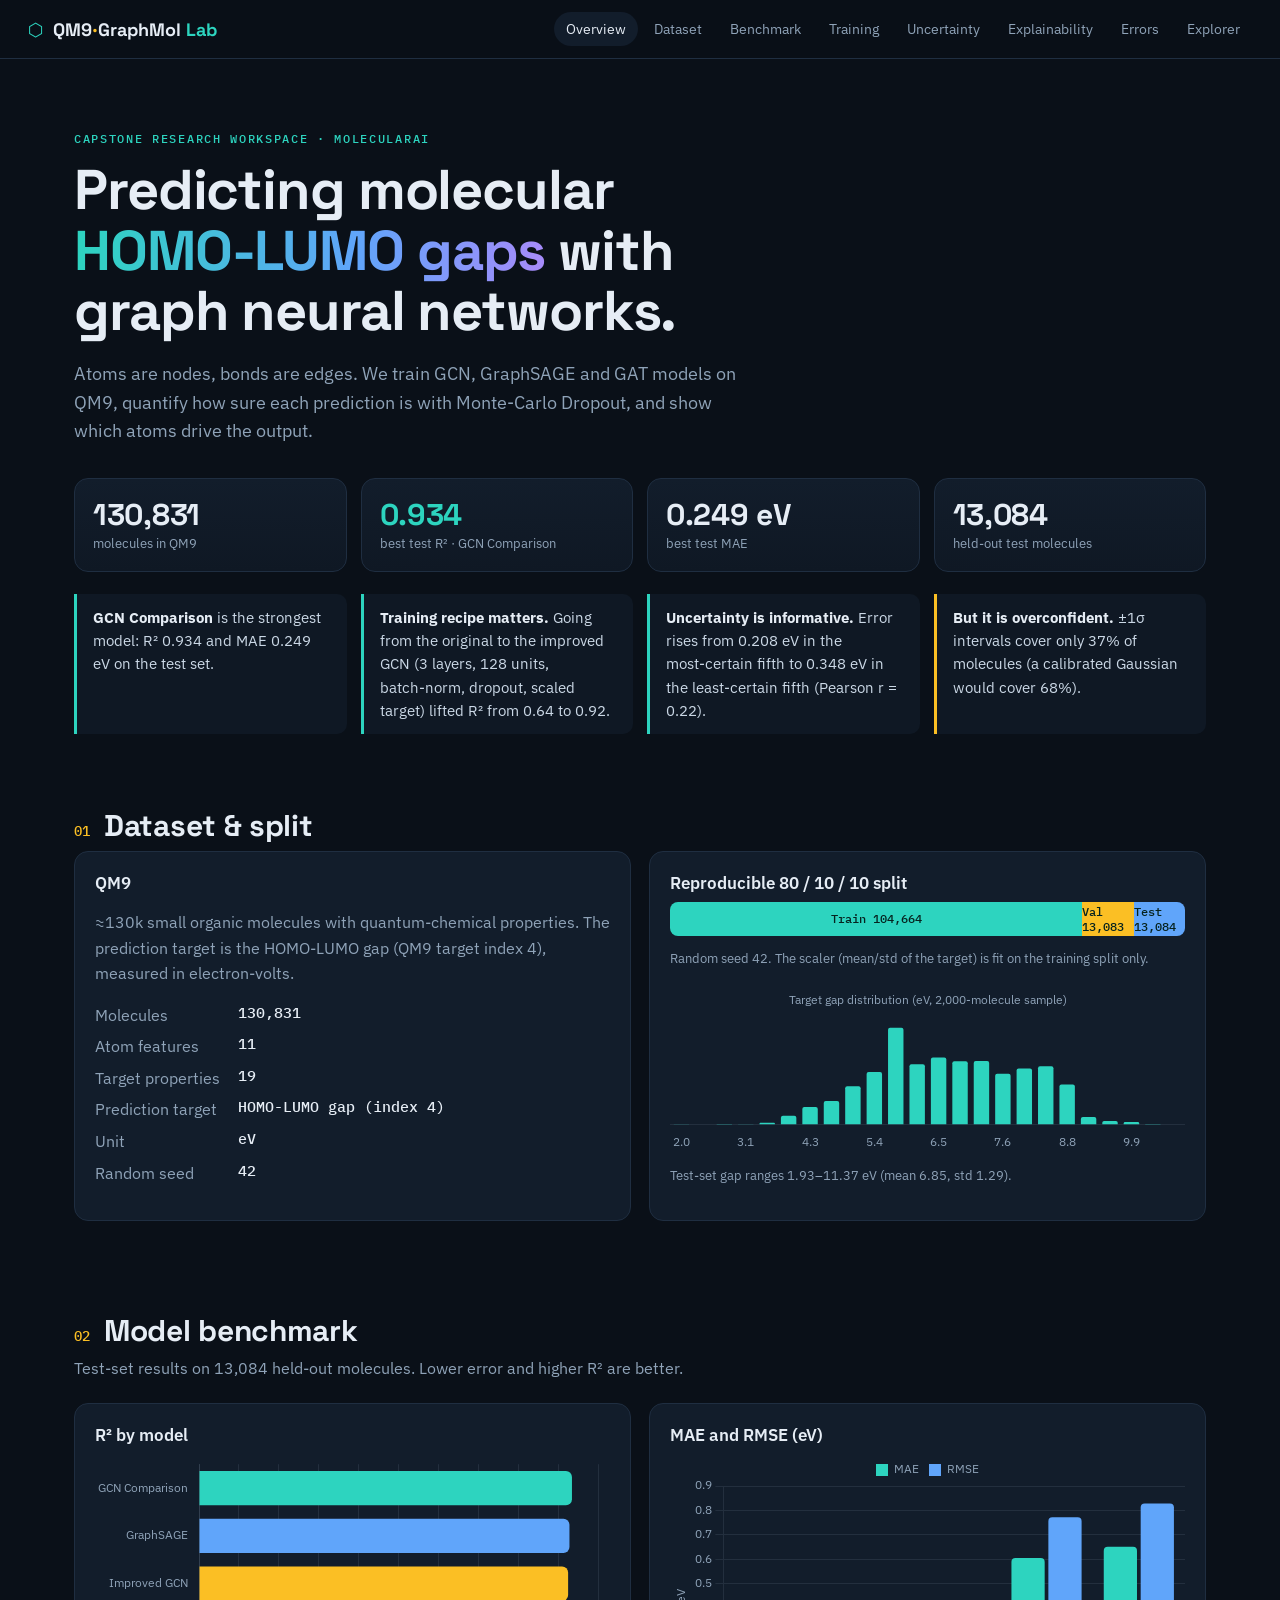
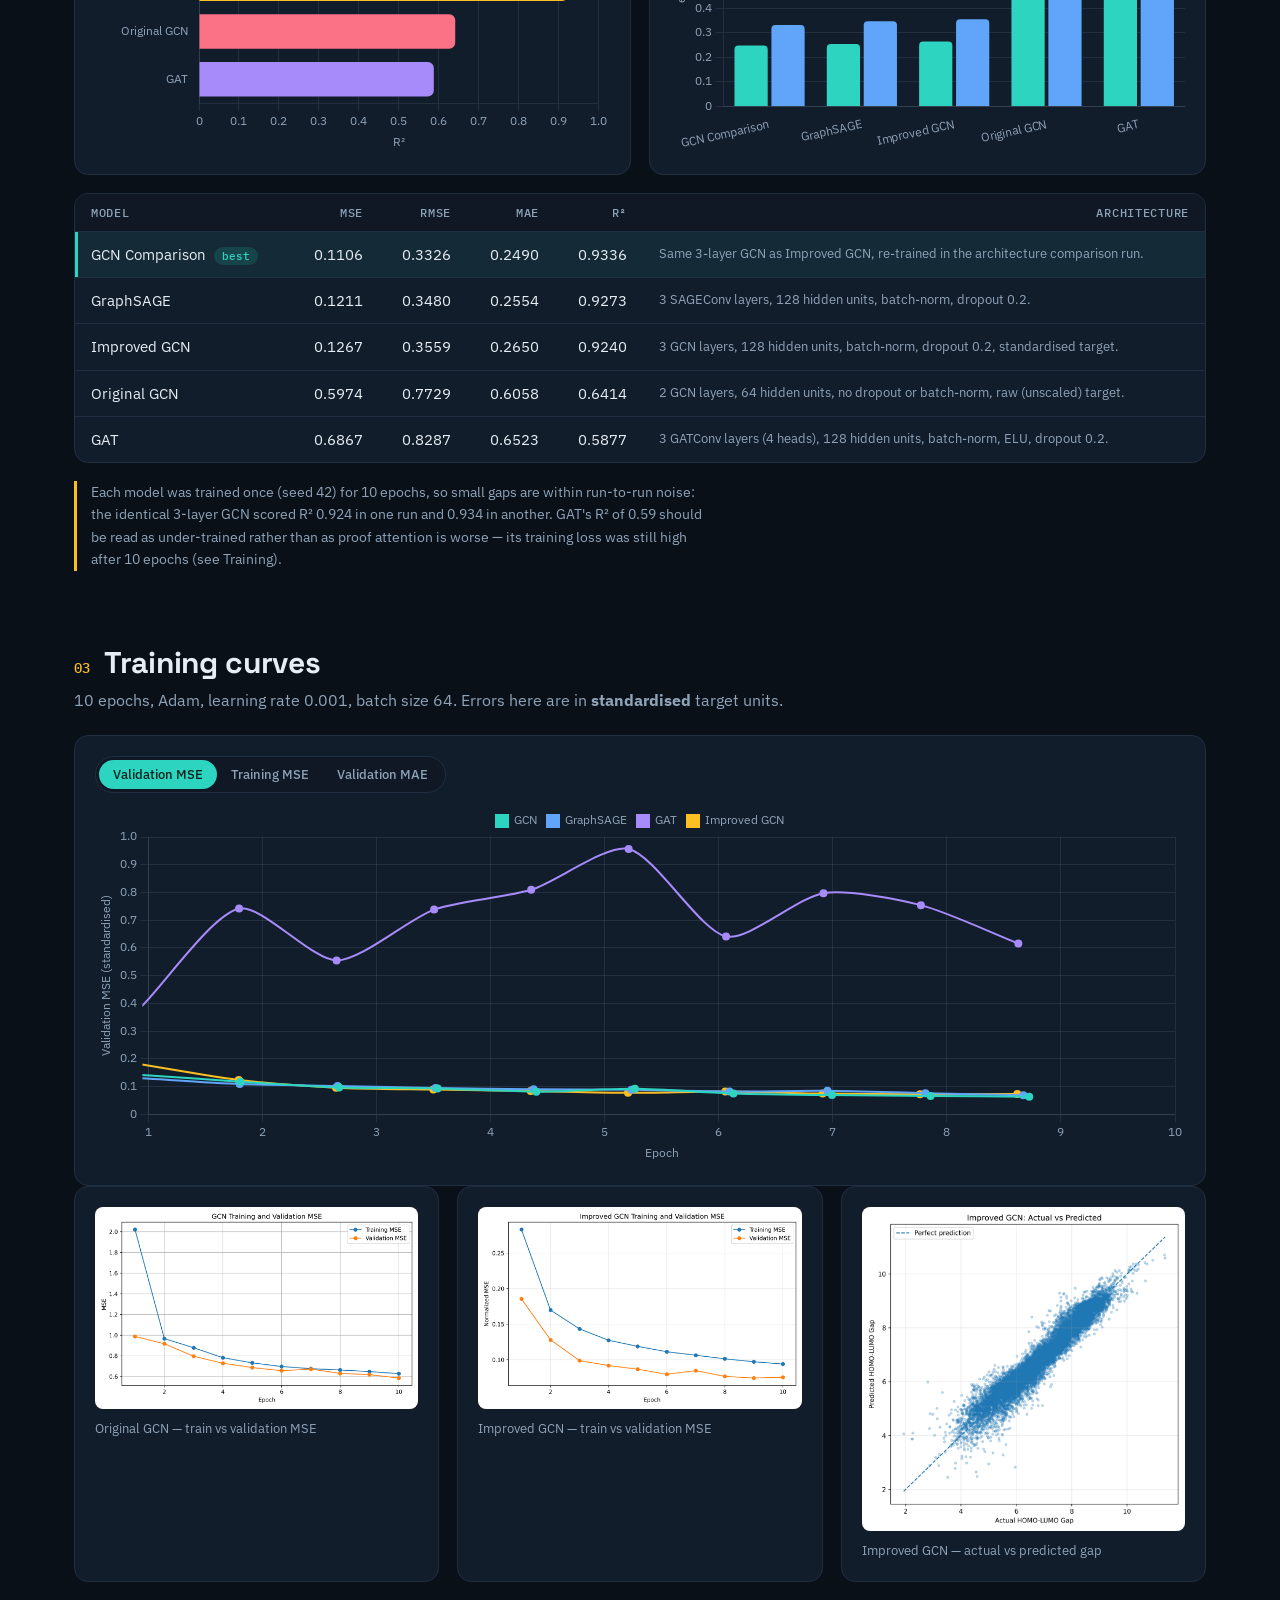
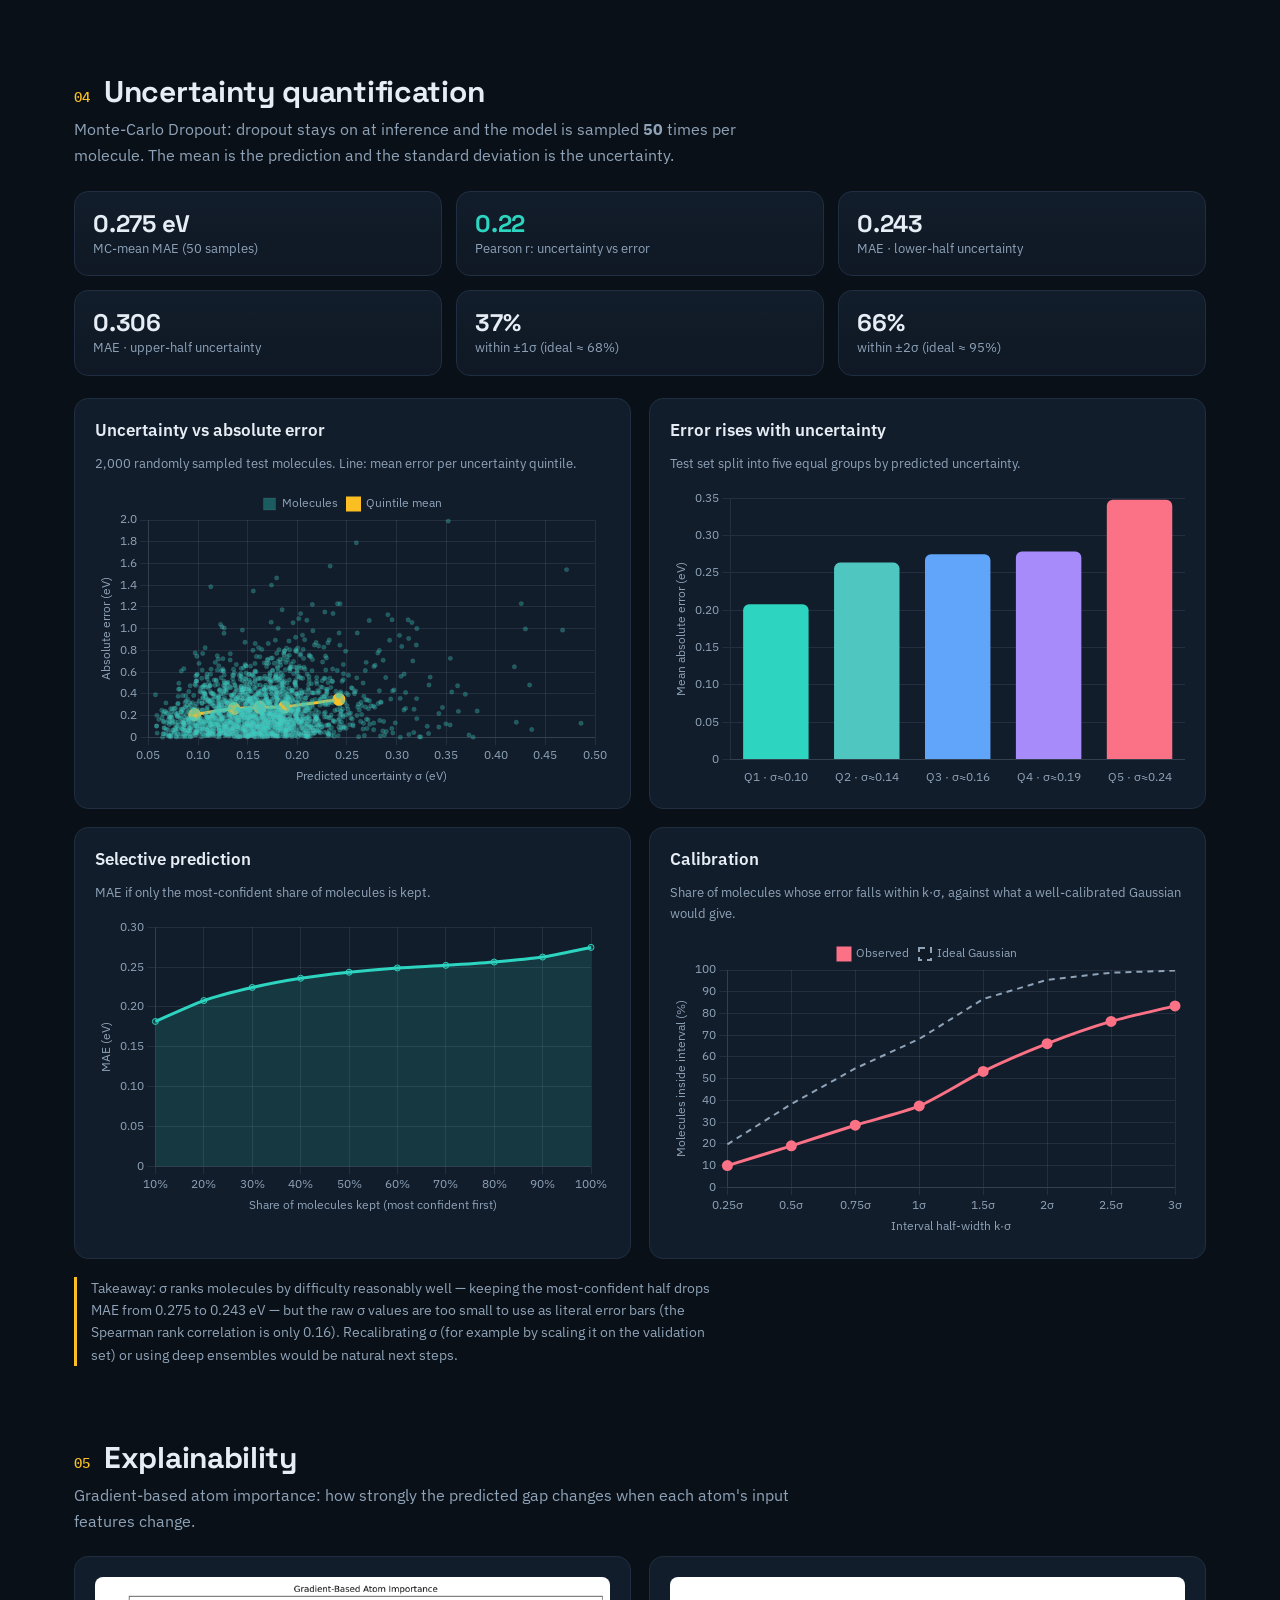
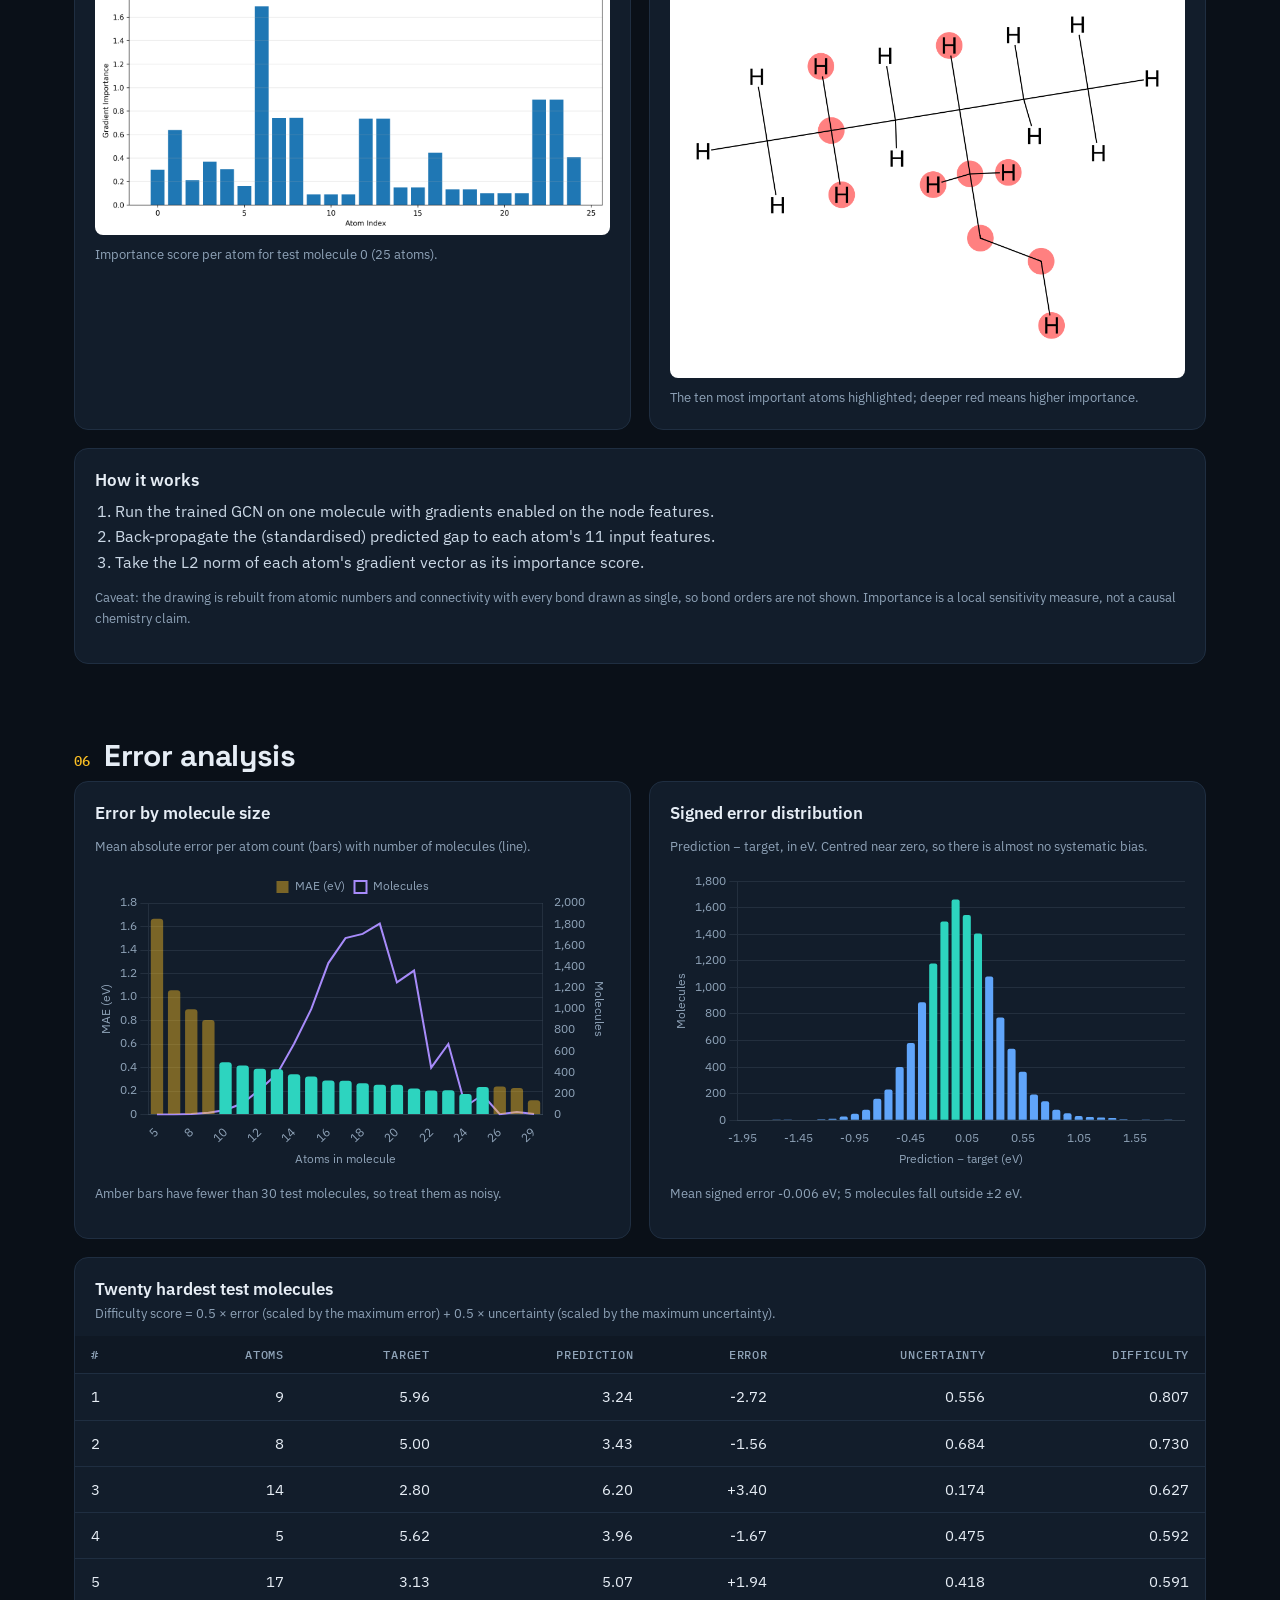
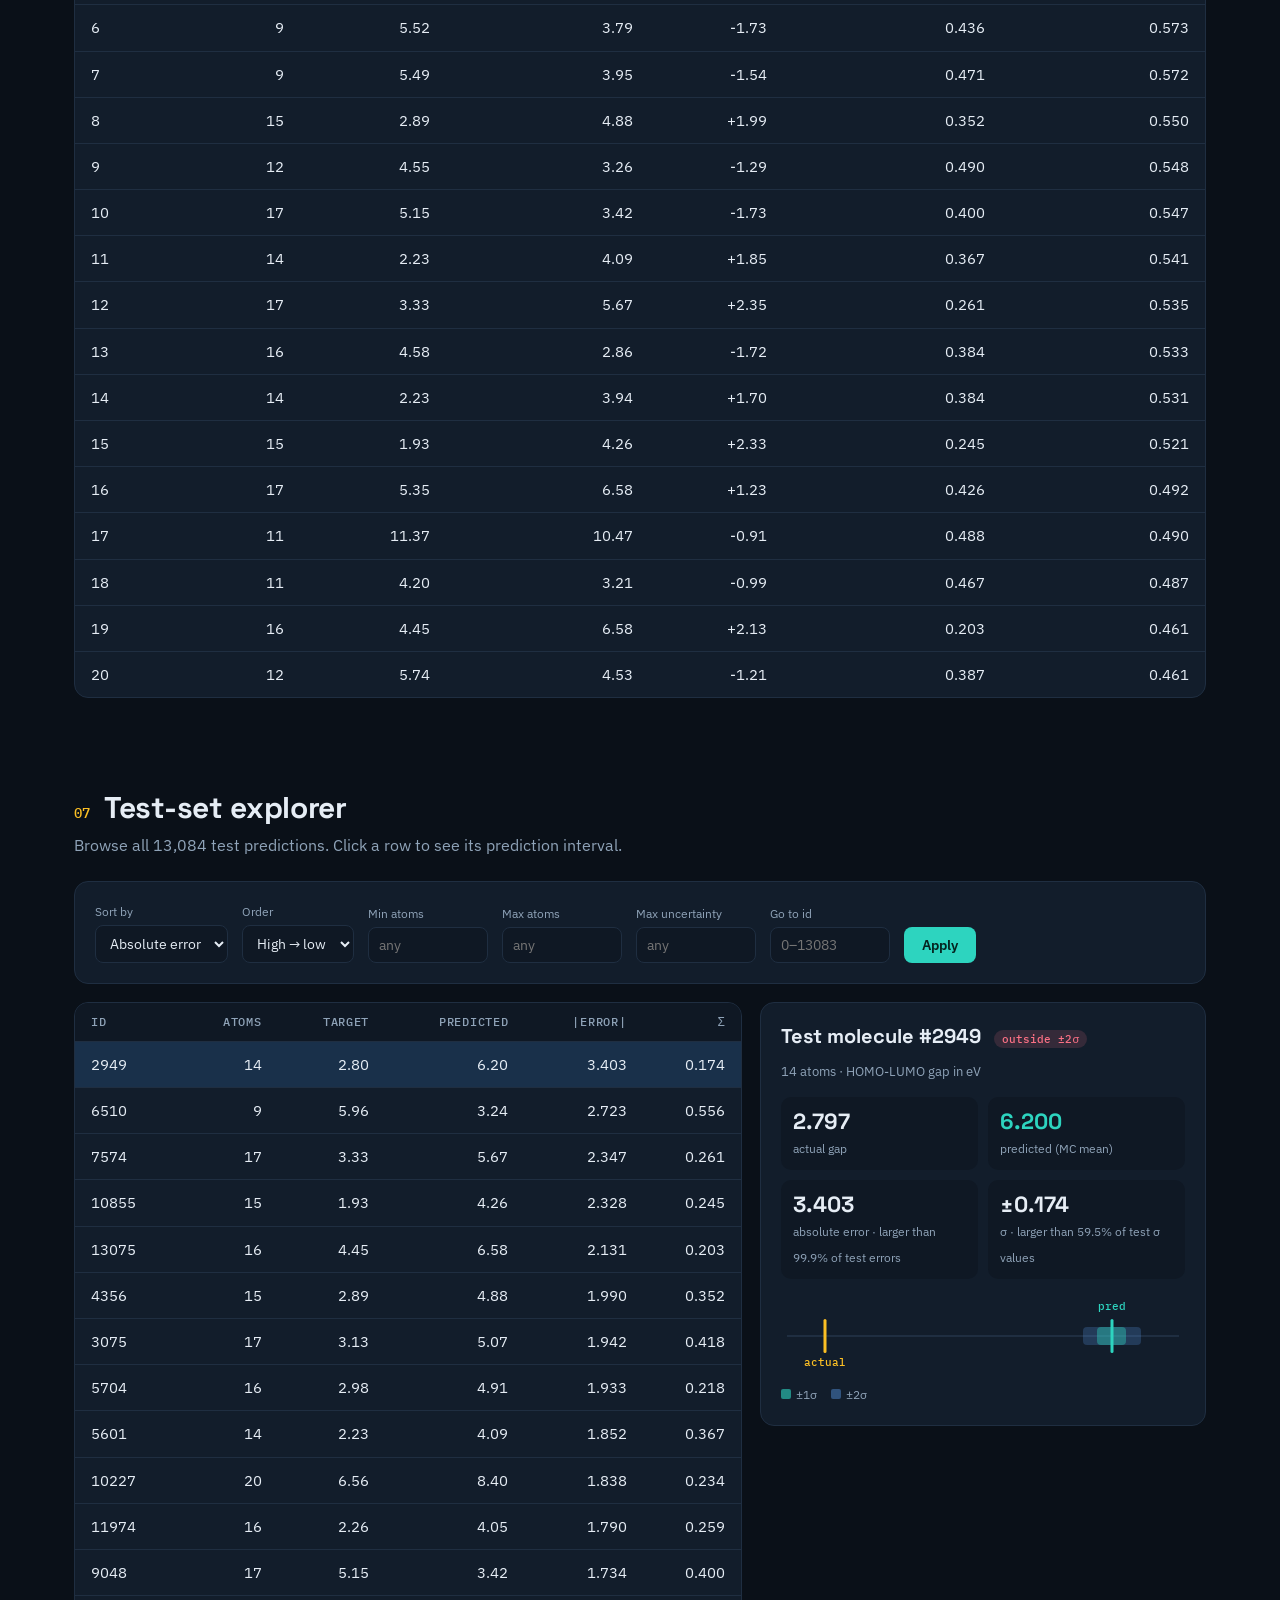
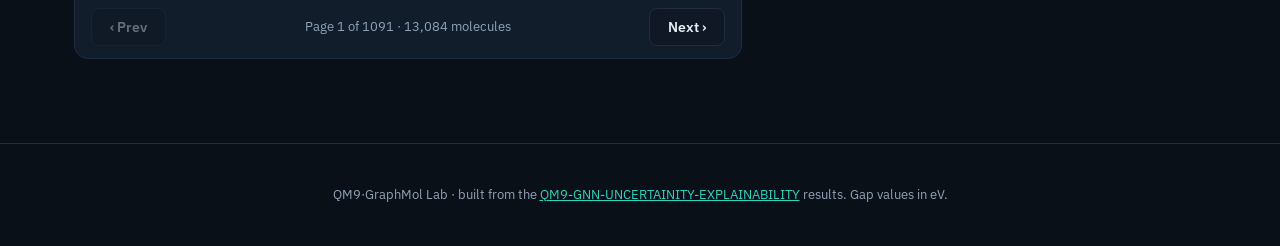
<file: docs/index.html>
<!doctype html>
<html lang="en">
<head>
  <meta charset="utf-8">
  <meta name="viewport" content="width=device-width, initial-scale=1">
  <title>QM9·GraphMol Lab — MolecularAI</title>
  <meta name="description" content="QM9 graph neural network research, uncertainty, and explainability workspace.">
  <link rel="preconnect" href="https://fonts.googleapis.com">
  <link rel="preconnect" href="https://fonts.gstatic.com" crossorigin>
  <link href="https://fonts.googleapis.com/css2?family=IBM+Plex+Mono:wght@400;500&family=IBM+Plex+Sans:wght@400;500;600&family=Space+Grotesk:wght@500;700&display=swap" rel="stylesheet">
  <link rel="icon" href="data:image/svg+xml,%3Csvg xmlns='http://www.w3.org/2000/svg' viewBox='0 0 32 32'%3E%3Crect width='32' height='32' rx='8' fill='%230a1018'/%3E%3Ctext x='16' y='23' font-size='20' text-anchor='middle' fill='%232dd4bf'%3E%E2%AC%A1%3C/text%3E%3C/svg%3E">
  <link rel="stylesheet" href="css/style.css">
</head>
<body>
  <header class="nav">
    <a class="brand" href="#overview"><span class="brand-mark">⬡</span> QM9<span class="dot">·</span>GraphMol <em>Lab</em></a>
    <nav>
      <a href="#overview">Overview</a>
      <a href="#dataset">Dataset</a>
      <a href="#benchmark">Benchmark</a>
      <a href="#training">Training</a>
      <a href="#uncertainty">Uncertainty</a>
      <a href="#explainability">Explainability</a>
      <a href="#errors">Errors</a>
      <a href="#explorer">Explorer</a>
    </nav>
  </header>

  <main>
    <!-- OVERVIEW -->
    <section id="overview" class="hero">
      <p class="eyebrow">Capstone research workspace · MolecularAI</p>
      <h1>Predicting molecular <span class="grad">HOMO‑LUMO gaps</span> with graph neural networks.</h1>
      <p class="lede">Atoms are nodes, bonds are edges. We train GCN, GraphSAGE and GAT models on QM9, quantify how
        sure each prediction is with Monte‑Carlo Dropout, and show which atoms drive the output.</p>
      <div class="kpis" id="kpis"><div class="skeleton"></div></div>
      <div class="findings" id="findings"></div>
    </section>

    <!-- DATASET -->
    <section id="dataset">
      <div class="sec-head"><span class="num">01</span><h2>Dataset &amp; split</h2></div>
      <div class="grid two">
        <div class="card">
          <h3>QM9</h3>
          <p class="muted">≈130k small organic molecules with quantum‑chemical properties. The prediction target is
            the HOMO‑LUMO gap (QM9 target index 4), measured in electron‑volts.</p>
          <dl class="facts" id="dataset-facts"></dl>
        </div>
        <div class="card">
          <h3>Reproducible 80 / 10 / 10 split</h3>
          <div class="splitbar" id="splitbar"></div>
          <p class="muted small">Random seed 42. The scaler (mean/std of the target) is fit on the training split only.</p>
          <div class="chart-wrap short"><canvas id="chart-target"></canvas></div>
          <p class="muted small" id="target-note"></p>
        </div>
      </div>
    </section>

    <!-- BENCHMARK -->
    <section id="benchmark">
      <div class="sec-head"><span class="num">02</span><h2>Model benchmark</h2></div>
      <p class="sec-lede">Test‑set results on 13,084 held‑out molecules. Lower error and higher R² are better.</p>
      <div class="grid two">
        <div class="card">
          <h3>R² by model</h3>
          <div class="chart-wrap"><canvas id="chart-r2"></canvas></div>
        </div>
        <div class="card">
          <h3>MAE and RMSE (eV)</h3>
          <div class="chart-wrap"><canvas id="chart-err"></canvas></div>
        </div>
      </div>
      <div class="card table-card">
        <table id="model-table">
          <thead><tr><th>Model</th><th>MSE</th><th>RMSE</th><th>MAE</th><th>R²</th><th>Architecture</th></tr></thead>
          <tbody></tbody>
        </table>
      </div>
      <p class="note" id="benchmark-note"></p>
    </section>

    <!-- TRAINING -->
    <section id="training">
      <div class="sec-head"><span class="num">03</span><h2>Training curves</h2></div>
      <p class="sec-lede">10 epochs, Adam, learning rate 0.001, batch size 64. Errors here are in <strong>standardised</strong> target units.</p>
      <div class="card">
        <div class="seg" id="history-metric">
          <button data-m="val_mse" class="on">Validation MSE</button>
          <button data-m="train_mse">Training MSE</button>
          <button data-m="val_mae">Validation MAE</button>
        </div>
        <div class="chart-wrap tall"><canvas id="chart-history"></canvas></div>
      </div>
      <div class="grid three figs">
        <figure class="card"><img loading="lazy" src="img/baseline/training_validation_mse.png" alt="Original GCN training vs validation MSE"><figcaption>Original GCN — train vs validation MSE</figcaption></figure>
        <figure class="card"><img loading="lazy" src="img/improved/training_validation_mse.png" alt="Improved GCN training vs validation MSE"><figcaption>Improved GCN — train vs validation MSE</figcaption></figure>
        <figure class="card"><img loading="lazy" src="img/improved/actual_vs_predicted.png" alt="Improved GCN actual vs predicted"><figcaption>Improved GCN — actual vs predicted gap</figcaption></figure>
      </div>
    </section>

    <!-- UNCERTAINTY -->
    <section id="uncertainty">
      <div class="sec-head"><span class="num">04</span><h2>Uncertainty quantification</h2></div>
      <p class="sec-lede">Monte‑Carlo Dropout: dropout stays on at inference and the model is sampled <strong>50</strong> times per molecule.
        The mean is the prediction and the standard deviation is the uncertainty.</p>
      <div class="kpis small-kpis" id="u-kpis"></div>
      <div class="grid two">
        <div class="card">
          <h3>Uncertainty vs absolute error</h3>
          <p class="muted small">2,000 randomly sampled test molecules. Line: mean error per uncertainty quintile.</p>
          <div class="chart-wrap"><canvas id="chart-u-scatter"></canvas></div>
        </div>
        <div class="card">
          <h3>Error rises with uncertainty</h3>
          <p class="muted small">Test set split into five equal groups by predicted uncertainty.</p>
          <div class="chart-wrap"><canvas id="chart-u-bins"></canvas></div>
        </div>
        <div class="card">
          <h3>Selective prediction</h3>
          <p class="muted small">MAE if only the most‑confident share of molecules is kept.</p>
          <div class="chart-wrap"><canvas id="chart-retention"></canvas></div>
        </div>
        <div class="card">
          <h3>Calibration</h3>
          <p class="muted small">Share of molecules whose error falls within k·σ, against what a well‑calibrated Gaussian would give.</p>
          <div class="chart-wrap"><canvas id="chart-calibration"></canvas></div>
        </div>
      </div>
      <p class="note" id="u-note"></p>
    </section>

    <!-- EXPLAINABILITY -->
    <section id="explainability">
      <div class="sec-head"><span class="num">05</span><h2>Explainability</h2></div>
      <p class="sec-lede">Gradient‑based atom importance: how strongly the predicted gap changes when each atom's input features change.</p>
      <div class="grid two">
        <figure class="card"><img loading="lazy" src="img/explain/atom_importance.png" alt="Gradient importance per atom"><figcaption>Importance score per atom for test molecule 0 (25 atoms).</figcaption></figure>
        <figure class="card"><img loading="lazy" src="img/explain/explained_molecule.png" alt="Molecule with highlighted important atoms"><figcaption>The ten most important atoms highlighted; deeper red means higher importance.</figcaption></figure>
      </div>
      <div class="card method">
        <h3>How it works</h3>
        <ol>
          <li>Run the trained GCN on one molecule with gradients enabled on the node features.</li>
          <li>Back‑propagate the (standardised) predicted gap to each atom's 11 input features.</li>
          <li>Take the L2 norm of each atom's gradient vector as its importance score.</li>
        </ol>
        <p class="muted small">Caveat: the drawing is rebuilt from atomic numbers and connectivity with every bond drawn as single,
          so bond orders are not shown. Importance is a local sensitivity measure, not a causal chemistry claim.</p>
      </div>
    </section>

    <!-- ERRORS -->
    <section id="errors">
      <div class="sec-head"><span class="num">06</span><h2>Error analysis</h2></div>
      <div class="grid two">
        <div class="card">
          <h3>Error by molecule size</h3>
          <p class="muted small">Mean absolute error per atom count (bars) with number of molecules (line).</p>
          <div class="chart-wrap"><canvas id="chart-size"></canvas></div>
        </div>
        <div class="card">
          <h3>Signed error distribution</h3>
          <p class="muted small">Prediction − target, in eV. Centred near zero, so there is almost no systematic bias.</p>
          <div class="chart-wrap"><canvas id="chart-hist"></canvas></div>
        </div>
      </div>
      <div class="card table-card">
        <h3 class="pad">Twenty hardest test molecules</h3>
        <p class="muted small pad">Difficulty score = 0.5 × error (scaled by the maximum error) + 0.5 × uncertainty (scaled by the maximum uncertainty).</p>
        <table id="difficult-table">
          <thead><tr><th>#</th><th>Atoms</th><th>Target</th><th>Prediction</th><th>Error</th><th>Uncertainty</th><th>Difficulty</th></tr></thead>
          <tbody></tbody>
        </table>
      </div>
    </section>

    <!-- EXPLORER -->
    <section id="explorer">
      <div class="sec-head"><span class="num">07</span><h2>Test‑set explorer</h2></div>
      <p class="sec-lede">Browse all 13,084 test predictions. Click a row to see its prediction interval.</p>
      <div class="card filters">
        <label>Sort by
          <select id="f-sort">
            <option value="absolute_error">Absolute error</option>
            <option value="uncertainty">Uncertainty</option>
            <option value="target">Target gap</option>
            <option value="prediction">Predicted gap</option>
            <option value="num_atoms">Atoms</option>
            <option value="id">Molecule id</option>
          </select>
        </label>
        <label>Order
          <select id="f-order"><option value="desc">High → low</option><option value="asc">Low → high</option></select>
        </label>
        <label>Min atoms <input id="f-min" type="number" min="1" max="30" placeholder="any"></label>
        <label>Max atoms <input id="f-max" type="number" min="1" max="30" placeholder="any"></label>
        <label>Max uncertainty <input id="f-maxu" type="number" step="0.01" min="0" placeholder="any"></label>
        <label>Go to id <input id="f-id" type="number" min="0" max="13083" placeholder="0–13083"></label>
        <button id="f-apply" class="btn">Apply</button>
      </div>
      <div class="grid explorer">
        <div class="card table-card">
          <table id="mol-table">
            <thead><tr><th>ID</th><th>Atoms</th><th>Target</th><th>Predicted</th><th>|Error|</th><th>σ</th></tr></thead>
            <tbody></tbody>
          </table>
          <div class="pager"><button id="p-prev" class="btn ghost">‹ Prev</button><span id="p-info"></span><button id="p-next" class="btn ghost">Next ›</button></div>
        </div>
        <div class="card detail" id="detail"><p class="muted">Select a molecule to inspect it.</p></div>
      </div>
    </section>
  </main>

  <footer>
    <p>QM9·GraphMol Lab · built from the <a href="https://github.com/venugopal743/QM9-GNN-UNCERTAINITY-EXPLAINABILITY" target="_blank" rel="noopener">QM9‑GNN‑UNCERTAINITY‑EXPLAINABILITY</a> results.
      Gap values in eV.</p>
  </footer>

  <script src="vendor/chart.umd.js"></script>
  <script src="js/config.js"></script>
  <script src="js/static-api.js"></script>
  <script src="js/app.js"></script>
</body>
</html>
</file>
<file: docs/css/style.css>
:root{
  --bg:#0a1018; --bg2:#0f1824; --card:#121d2b; --line:#1f2e41;
  --text:#e6edf5; --muted:#8fa3b8; --teal:#2dd4bf; --amber:#fbbf24; --rose:#fb7185; --violet:#a78bfa; --blue:#60a5fa;
  --radius:14px;
  --sans:"IBM Plex Sans",system-ui,-apple-system,"Segoe UI",Roboto,sans-serif;
  --mono:"IBM Plex Mono",ui-monospace,SFMono-Regular,Menlo,monospace;
  --display:"Space Grotesk","IBM Plex Sans",system-ui,sans-serif;
}
*{box-sizing:border-box}
html{scroll-behavior:smooth;scroll-padding-top:72px}
body{margin:0;background:radial-gradient(1200px 600px at 80% -10%,#10303a 0%,transparent 60%),var(--bg);color:var(--text);font:16px/1.6 var(--sans)}
a{color:var(--teal)}
.nav{position:sticky;top:0;z-index:20;display:flex;align-items:center;justify-content:space-between;gap:24px;padding:12px 28px;background:rgba(10,16,24,.85);backdrop-filter:blur(10px);border-bottom:1px solid var(--line)}
.brand{font:700 18px var(--display);color:var(--text);text-decoration:none;white-space:nowrap}
.brand em{font-style:normal;color:var(--teal)} .brand .dot{color:var(--amber);margin:0 1px} .brand-mark{color:var(--teal);margin-right:4px}
.nav nav{display:flex;gap:4px;overflow-x:auto}
.nav nav a{color:var(--muted);text-decoration:none;font-size:14px;padding:6px 12px;border-radius:999px;white-space:nowrap}
.nav nav a:hover,.nav nav a.active{color:var(--text);background:var(--card)}
main{max-width:1180px;margin:0 auto;padding:0 24px 40px}
section{padding:64px 0 8px}
.hero{padding-top:72px}
.eyebrow{font:500 12px var(--mono);letter-spacing:.14em;text-transform:uppercase;color:var(--teal);margin:0 0 14px}
h1{font:700 clamp(32px,5vw,56px)/1.08 var(--display);letter-spacing:-.02em;margin:0 0 18px;max-width:18ch}
.grad{background:linear-gradient(90deg,var(--teal),var(--blue) 60%,var(--violet));-webkit-background-clip:text;background-clip:text;color:transparent}
.lede{color:var(--muted);font-size:18px;max-width:62ch;margin:0 0 32px}
.sec-head{display:flex;align-items:baseline;gap:14px;margin-bottom:6px}
.sec-head .num{font:500 14px var(--mono);color:var(--amber)}
h2{font:700 30px var(--display);letter-spacing:-.01em;margin:0}
h3{font:600 17px var(--sans);margin:0 0 8px}
.sec-lede{color:var(--muted);max-width:72ch;margin:6px 0 22px}
.muted{color:var(--muted)} .small{font-size:13px}
.grid{display:grid;gap:18px;margin-bottom:18px}
.grid.two{grid-template-columns:repeat(2,minmax(0,1fr))}
.grid.three{grid-template-columns:repeat(3,minmax(0,1fr))}
.grid.explorer{grid-template-columns:minmax(0,1.5fr) minmax(0,1fr);align-items:start}
.card{background:var(--card);border:1px solid var(--line);border-radius:var(--radius);padding:20px;margin:0}
.card.table-card{padding:0;overflow:auto;margin-bottom:18px}
.pad{padding:20px 20px 0;margin:0}
.table-card .pad.small{padding:4px 20px 12px}
figure.card{display:flex;flex-direction:column;gap:10px}
figure img{width:100%;height:auto;border-radius:8px;background:#fff}
figcaption{color:var(--muted);font-size:13px}
.chart-wrap{position:relative;height:300px}
.chart-wrap.short{height:170px} .chart-wrap.tall{height:360px}
.kpis{display:grid;grid-template-columns:repeat(auto-fit,minmax(190px,1fr));gap:14px;margin-bottom:22px}
.kpi{background:linear-gradient(180deg,var(--card),var(--bg2));border:1px solid var(--line);border-radius:var(--radius);padding:16px 18px}
.kpi .v{font:700 30px var(--display);letter-spacing:-.01em}
.kpi .l{color:var(--muted);font-size:13px}
.kpi.accent .v{color:var(--teal)}
.small-kpis{grid-template-columns:repeat(3,minmax(0,1fr))}
.small-kpis .kpi .v{font-size:24px}
@media(max-width:600px){.small-kpis{grid-template-columns:repeat(2,minmax(0,1fr))}}
.findings{display:grid;grid-template-columns:repeat(auto-fit,minmax(260px,1fr));gap:14px}
.finding{border-left:3px solid var(--teal);background:var(--bg2);padding:12px 16px;border-radius:0 10px 10px 0;font-size:14.5px;color:#cbd8e6}
.finding.warn{border-color:var(--amber)}
.finding b{color:var(--text)}
.facts{display:grid;grid-template-columns:auto 1fr;gap:6px 18px;margin:14px 0 0}
.facts dt{color:var(--muted)} .facts dd{margin:0;font:500 15px var(--mono)}
.splitbar{display:flex;height:34px;border-radius:8px;overflow:hidden;margin:6px 0 12px;font:500 12px var(--mono)}
.splitbar div{display:flex;align-items:center;justify-content:center;color:#06231f}
table{width:100%;border-collapse:collapse;font-size:14.5px}
th,td{padding:11px 16px;text-align:right;border-bottom:1px solid var(--line);white-space:nowrap}
th:first-child,td:first-child{text-align:left}
td.desc,th.desc{text-align:left;white-space:normal;color:var(--muted);font-size:13px;min-width:260px}
th{font:500 12px var(--mono);letter-spacing:.06em;text-transform:uppercase;color:var(--muted);background:var(--bg2);position:sticky;top:0}
td{font-variant-numeric:tabular-nums}
tbody tr:last-child td{border-bottom:none}
tr.best td{background:rgba(45,212,191,.07)}
tr.best td:first-child{box-shadow:inset 3px 0 var(--teal)}
tr.clickable{cursor:pointer} tr.clickable:hover td{background:#16263a} tr.sel td{background:#19304a!important}
.badge{display:inline-block;font:500 11px var(--mono);padding:2px 8px;border-radius:999px;background:rgba(45,212,191,.15);color:var(--teal);margin-left:8px}
.badge.bad{background:rgba(251,113,133,.15);color:var(--rose)}
.note{color:var(--muted);font-size:14px;max-width:80ch;border-left:3px solid var(--amber);padding-left:14px;margin:18px 0 0}
.seg{display:inline-flex;background:var(--bg2);border:1px solid var(--line);border-radius:999px;padding:3px;margin-bottom:12px}
.seg button{border:0;background:none;color:var(--muted);font:500 13px var(--sans);padding:6px 14px;border-radius:999px;cursor:pointer}
.seg button.on{background:var(--teal);color:#05231f}
.method ol{margin:8px 0 12px;padding-left:20px;color:#cbd8e6}
.filters{display:flex;flex-wrap:wrap;gap:14px;align-items:flex-end;margin-bottom:18px}
.filters label{display:flex;flex-direction:column;gap:4px;font-size:12px;color:var(--muted)}
select,input{background:var(--bg2);color:var(--text);border:1px solid var(--line);border-radius:8px;padding:8px 10px;font:14px var(--sans);min-width:110px}
input{width:120px}
select:focus,input:focus{outline:2px solid var(--teal);outline-offset:1px}
.btn{background:var(--teal);color:#05231f;border:0;border-radius:8px;padding:9px 18px;font:600 14px var(--sans);cursor:pointer}
.btn.ghost{background:var(--bg2);color:var(--text);border:1px solid var(--line)}
.btn:disabled{opacity:.4;cursor:default}
.pager{display:flex;align-items:center;justify-content:space-between;padding:12px 16px;border-top:1px solid var(--line);color:var(--muted);font-size:13px}
.detail h3{font:700 20px var(--display)}
.detail .big{display:grid;grid-template-columns:1fr 1fr;gap:10px;margin:14px 0}
.detail .big div{background:var(--bg2);border-radius:10px;padding:10px 12px}
.detail .big b{display:block;font:700 22px var(--display)} .detail .big span{color:var(--muted);font-size:12px}
.interval{position:relative;height:64px;margin:20px 6px 22px}
.interval .axis{position:absolute;left:0;right:0;top:36px;height:2px;background:var(--line)}
.interval .band2{position:absolute;top:28px;height:18px;background:rgba(96,165,250,.22);border-radius:4px}
.interval .band1{position:absolute;top:28px;height:18px;background:rgba(45,212,191,.4);border-radius:4px}
.interval .pt{position:absolute;top:20px;width:3px;height:34px;transform:translateX(-1.5px);border-radius:2px}
.interval .pt.pred{background:var(--teal)} .interval .pt.true{background:var(--amber)}
.interval .lbl{position:absolute;top:0;transform:translateX(-50%);font:500 11px var(--mono);white-space:nowrap}
.interval .lbl.pred{color:var(--teal)} .interval .lbl.true{color:var(--amber);top:56px}
.legend{display:flex;gap:14px;flex-wrap:wrap;font-size:12px;color:var(--muted);margin-top:6px}
.legend i{display:inline-block;width:10px;height:10px;border-radius:2px;margin-right:5px}
.skeleton{height:80px;border-radius:12px;background:linear-gradient(90deg,var(--card),#182638,var(--card));background-size:200% 100%;animation:sh 1.2s infinite;grid-column:1/-1}
@keyframes sh{to{background-position:-200% 0}}
.error{color:var(--rose)}
footer{border-top:1px solid var(--line);padding:28px;text-align:center;color:var(--muted);font-size:13px}
@media(max-width:900px){
  .grid.two,.grid.three,.grid.explorer{grid-template-columns:1fr}
  .nav{padding:10px 14px} .brand{font-size:16px}
  main{padding:0 16px 32px} section{padding-top:48px}
}
</file>
